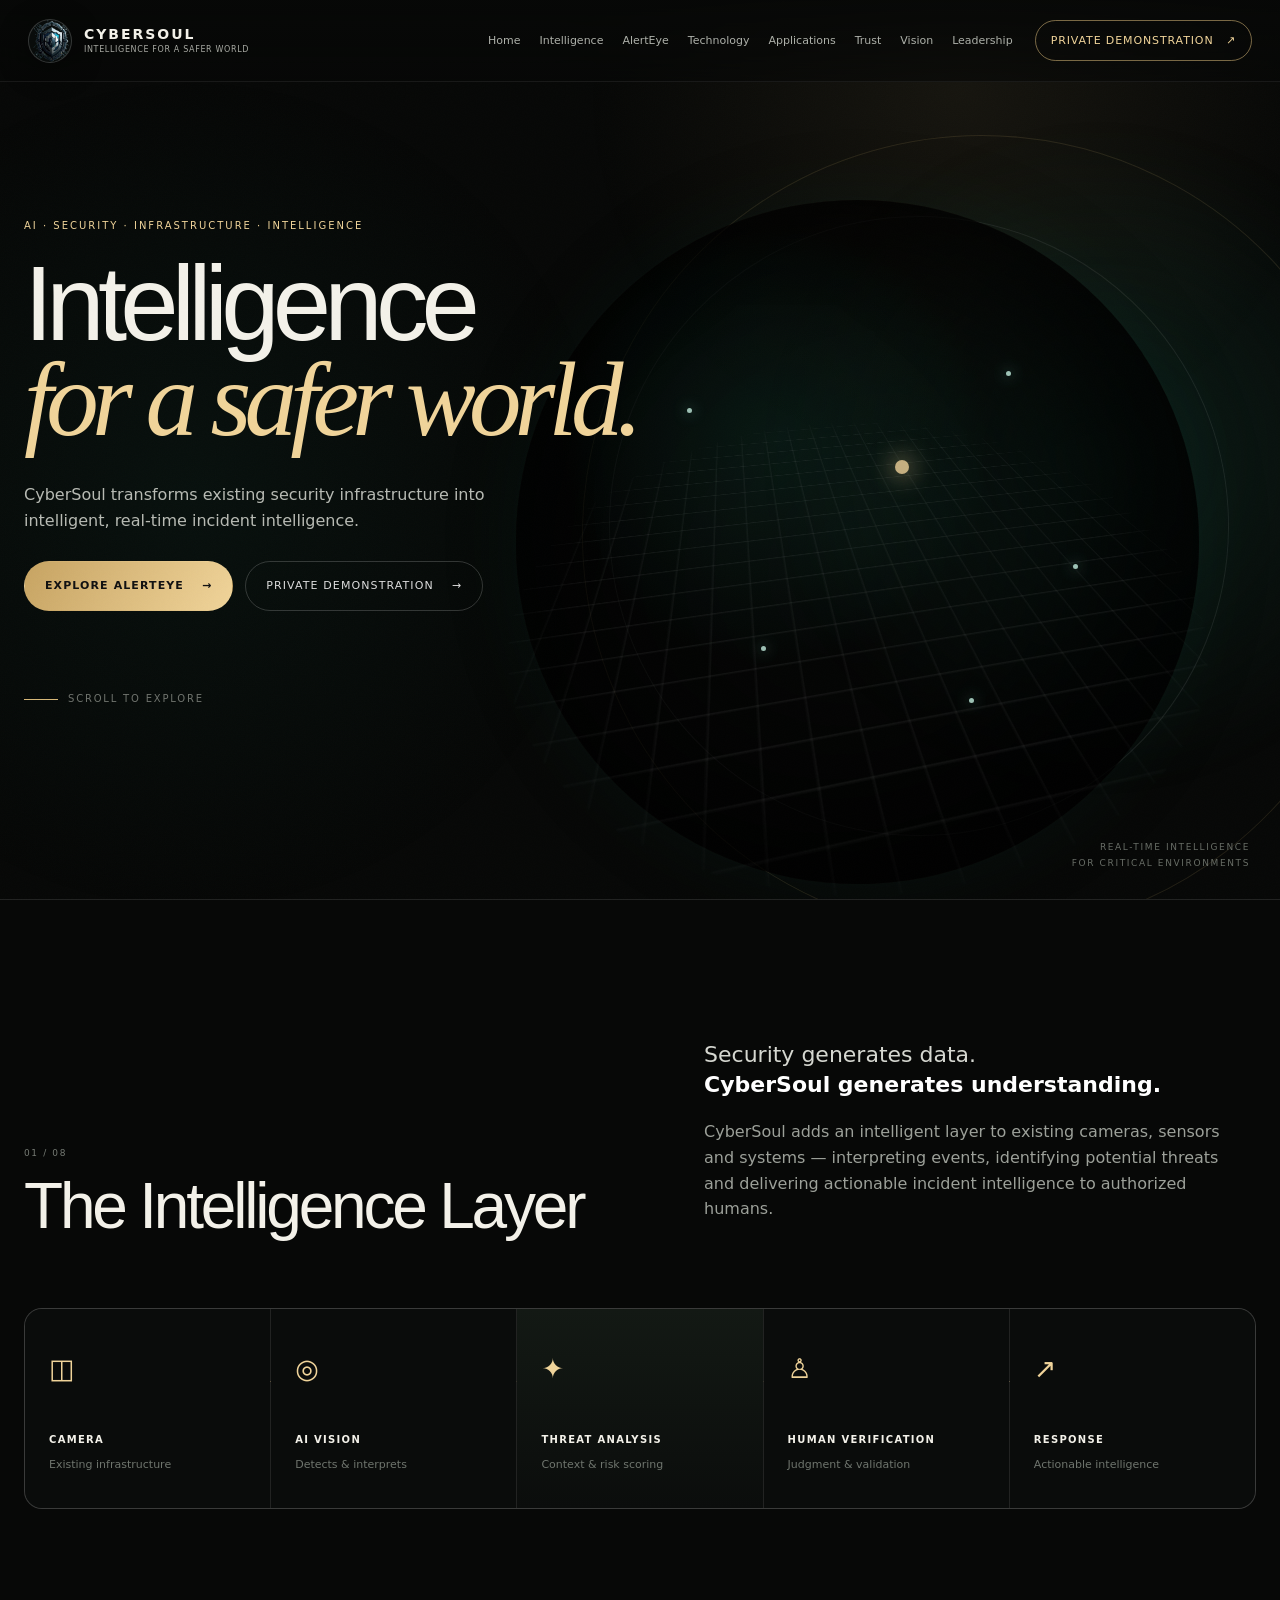
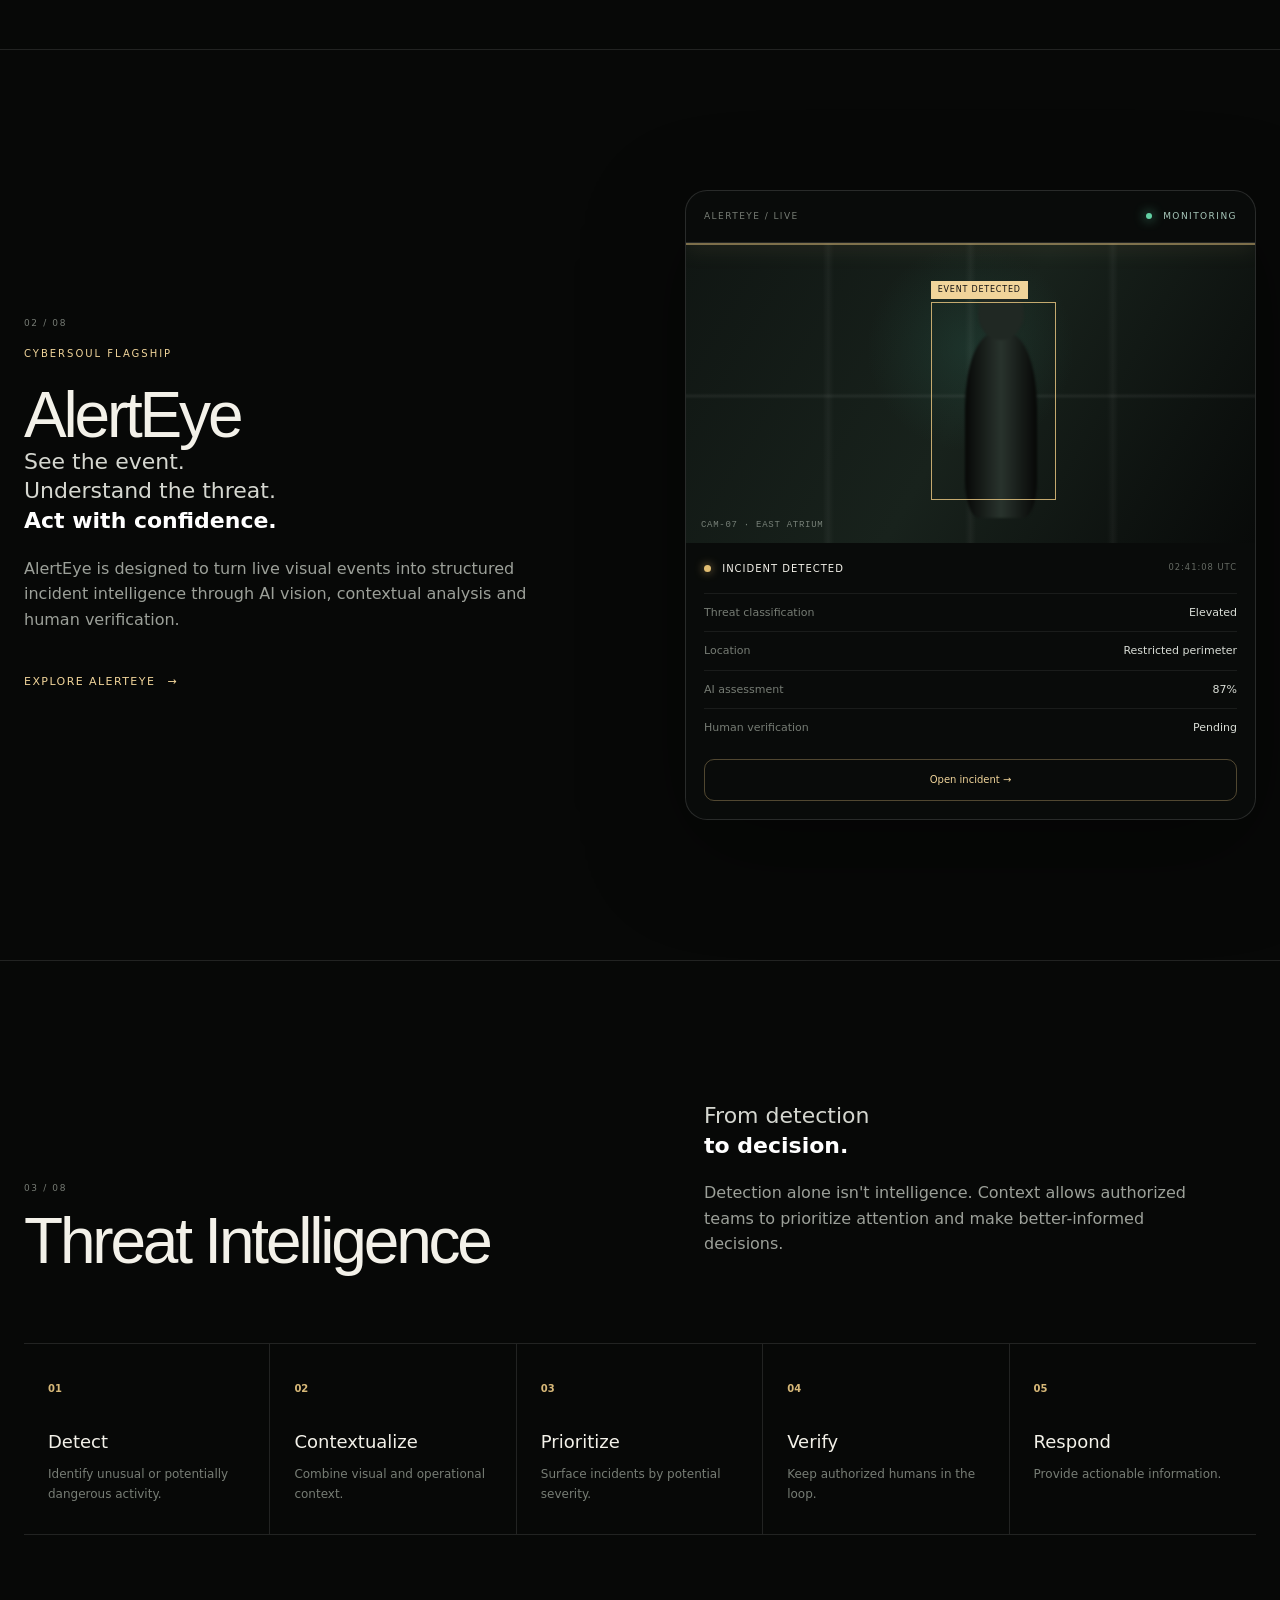
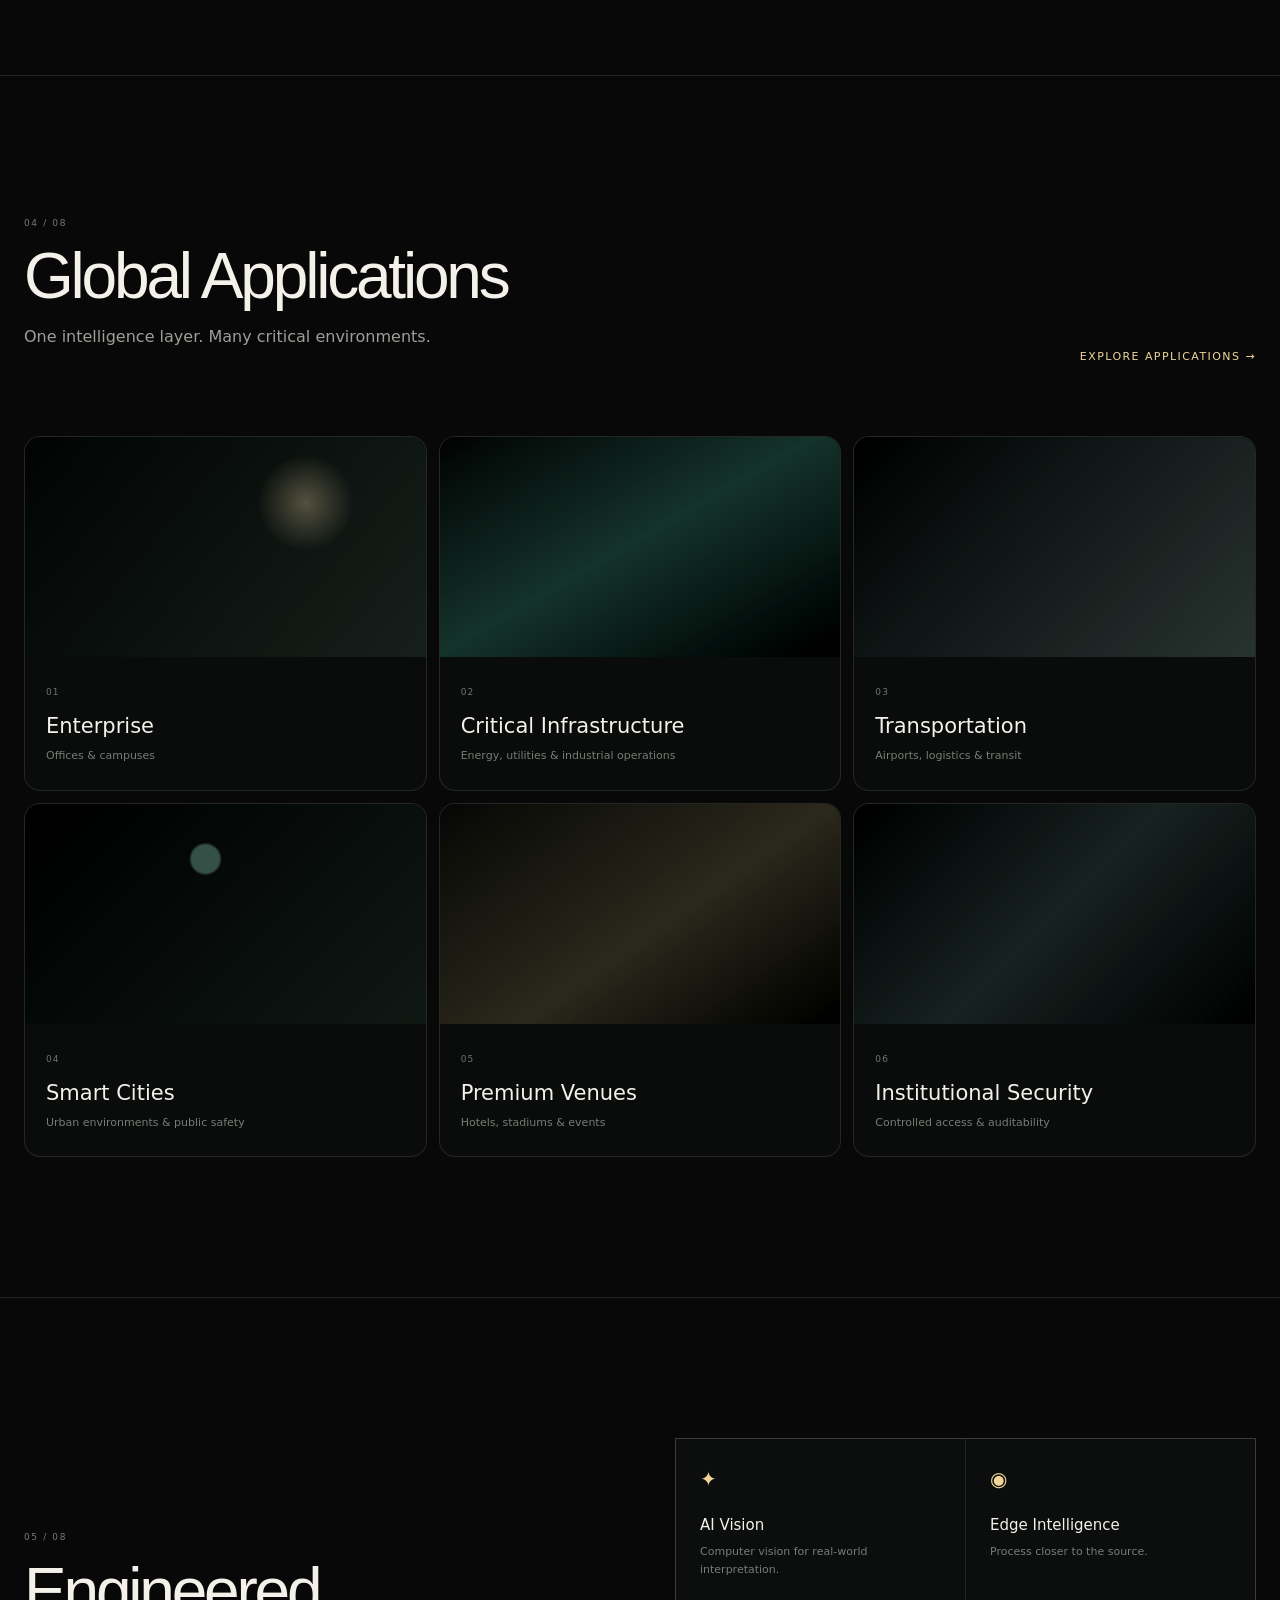
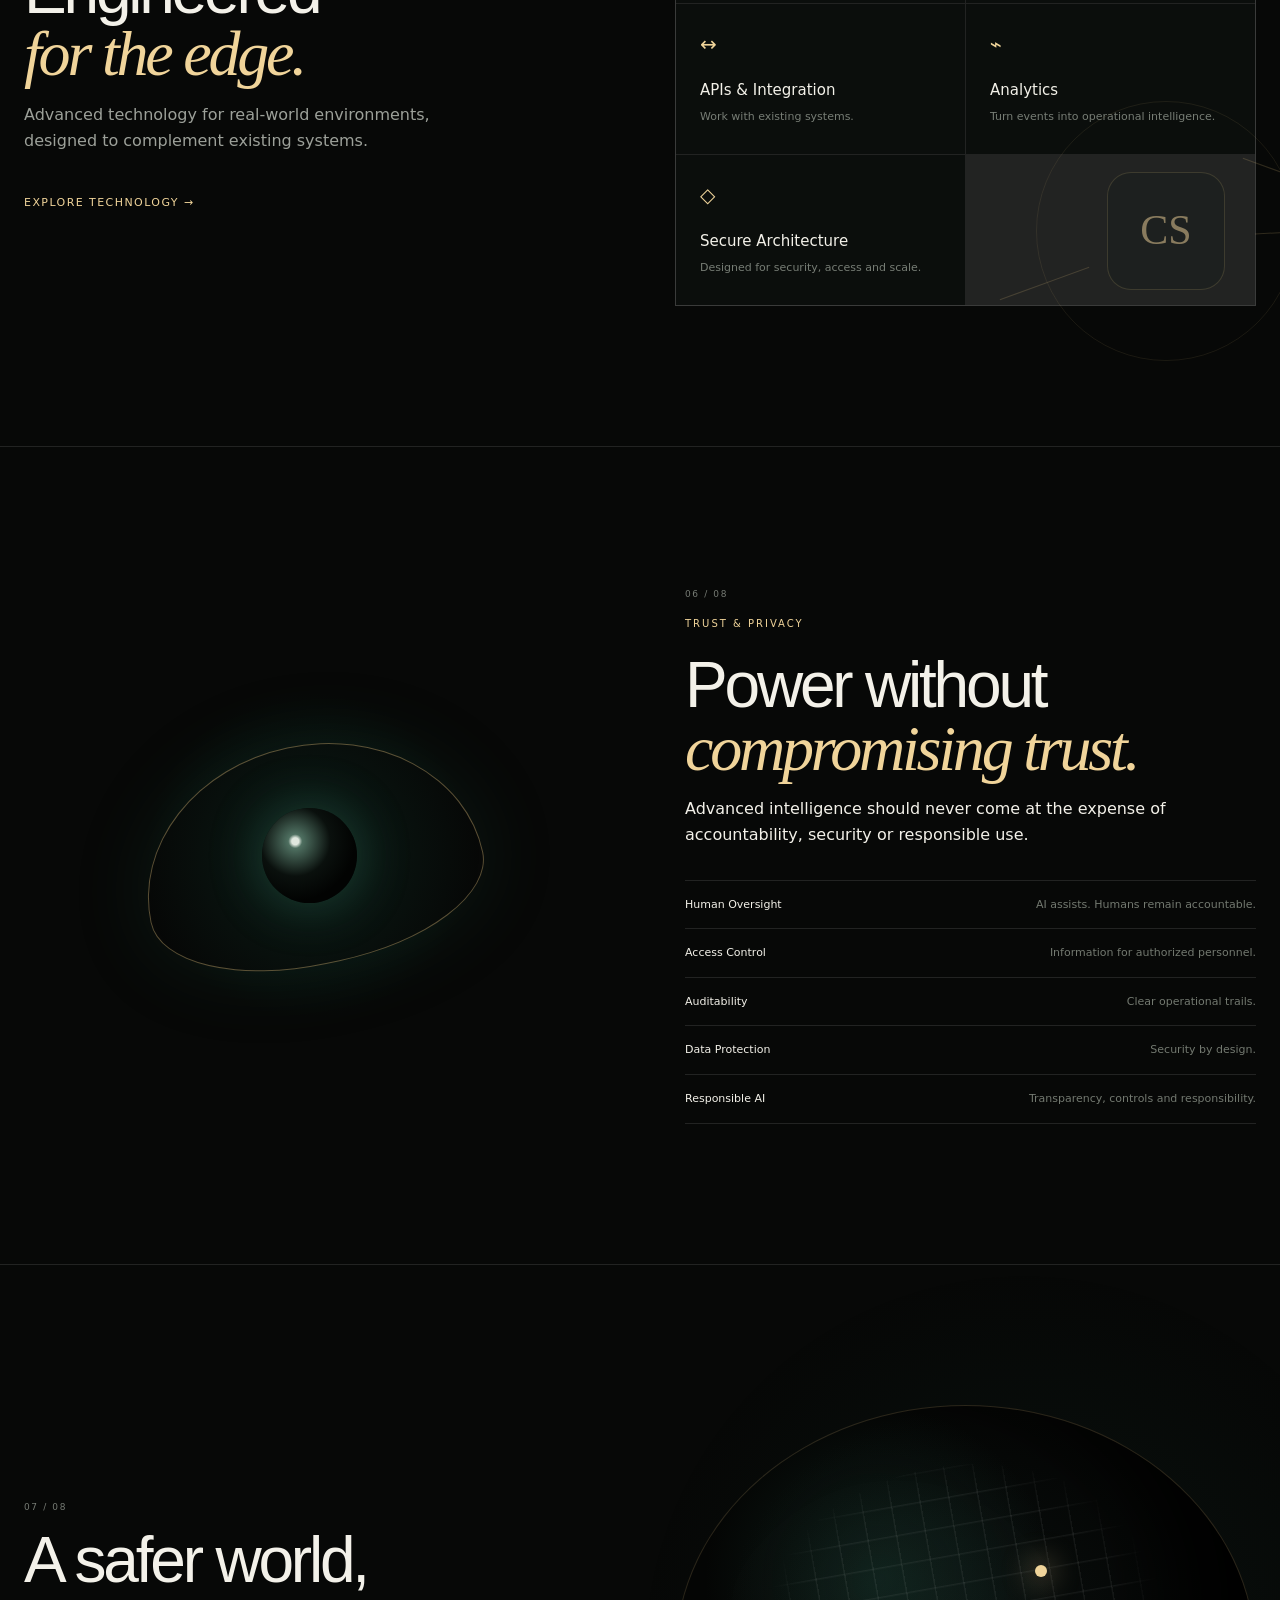
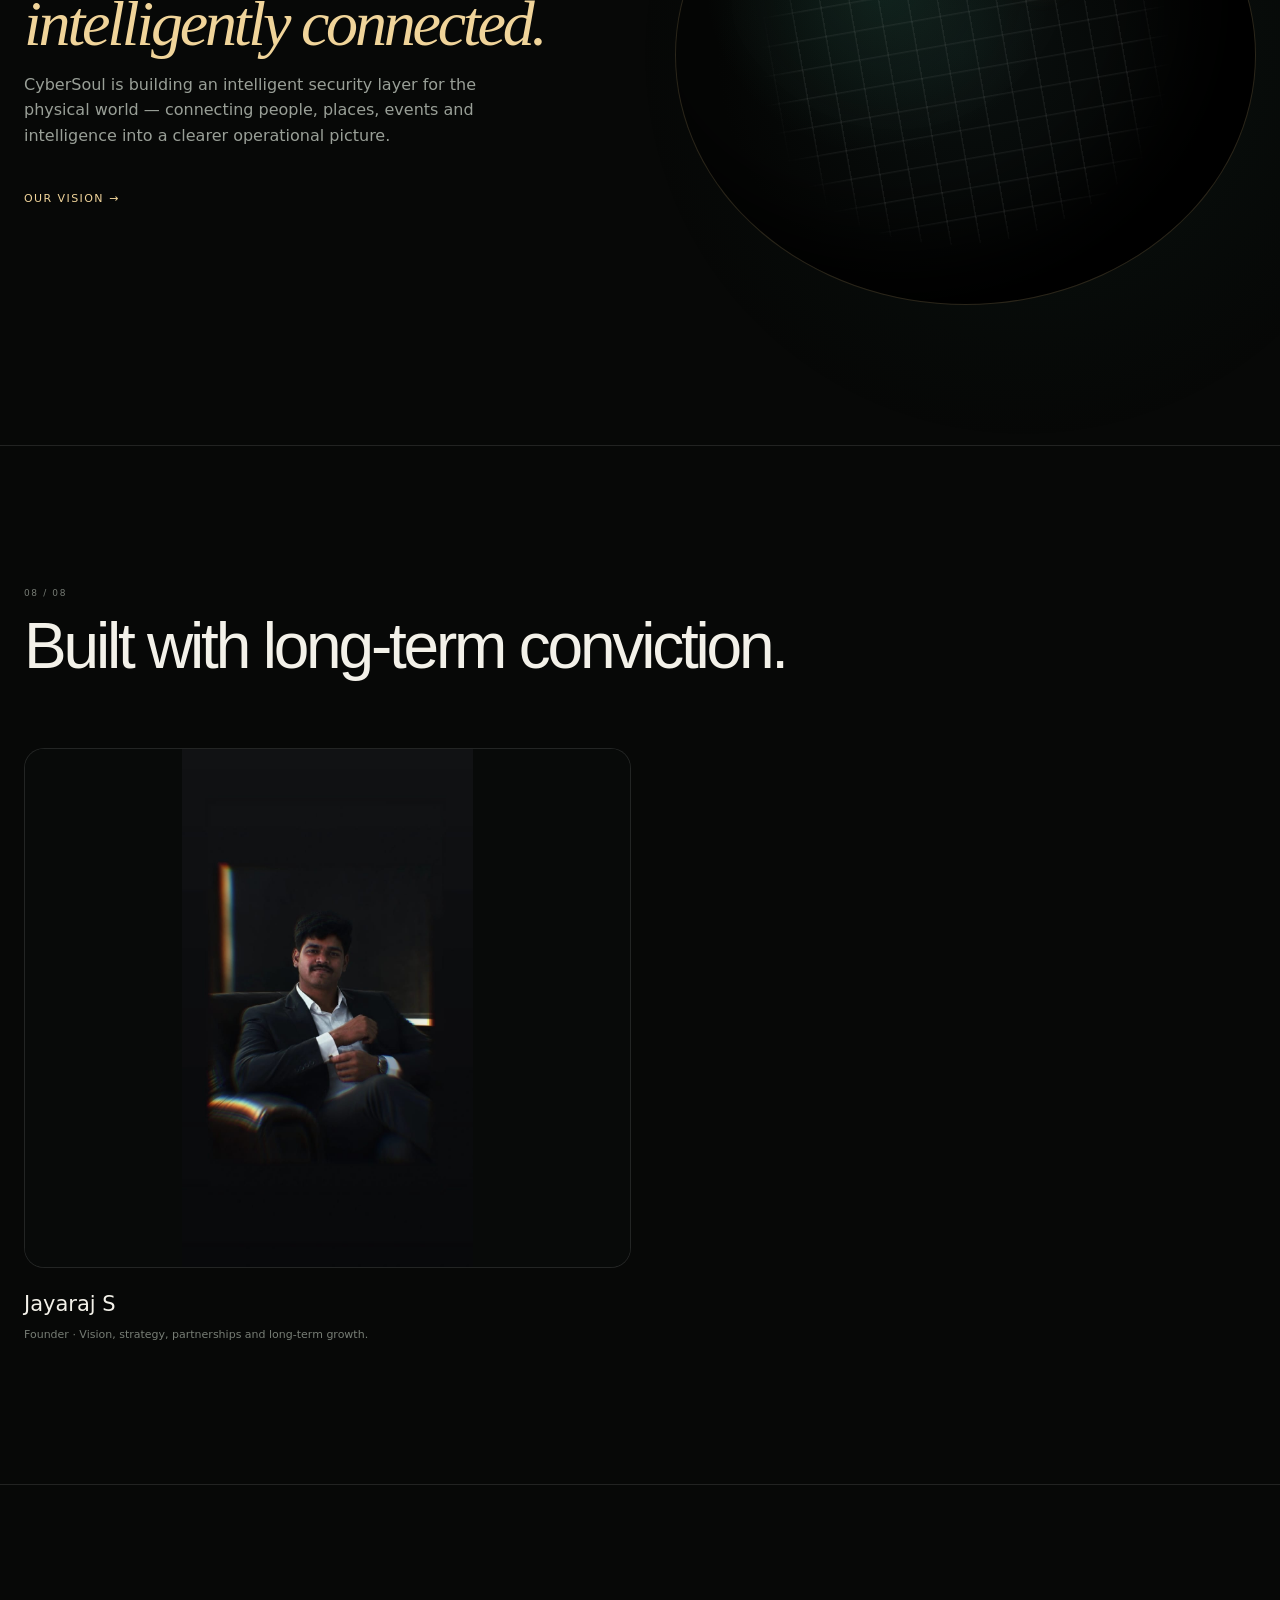
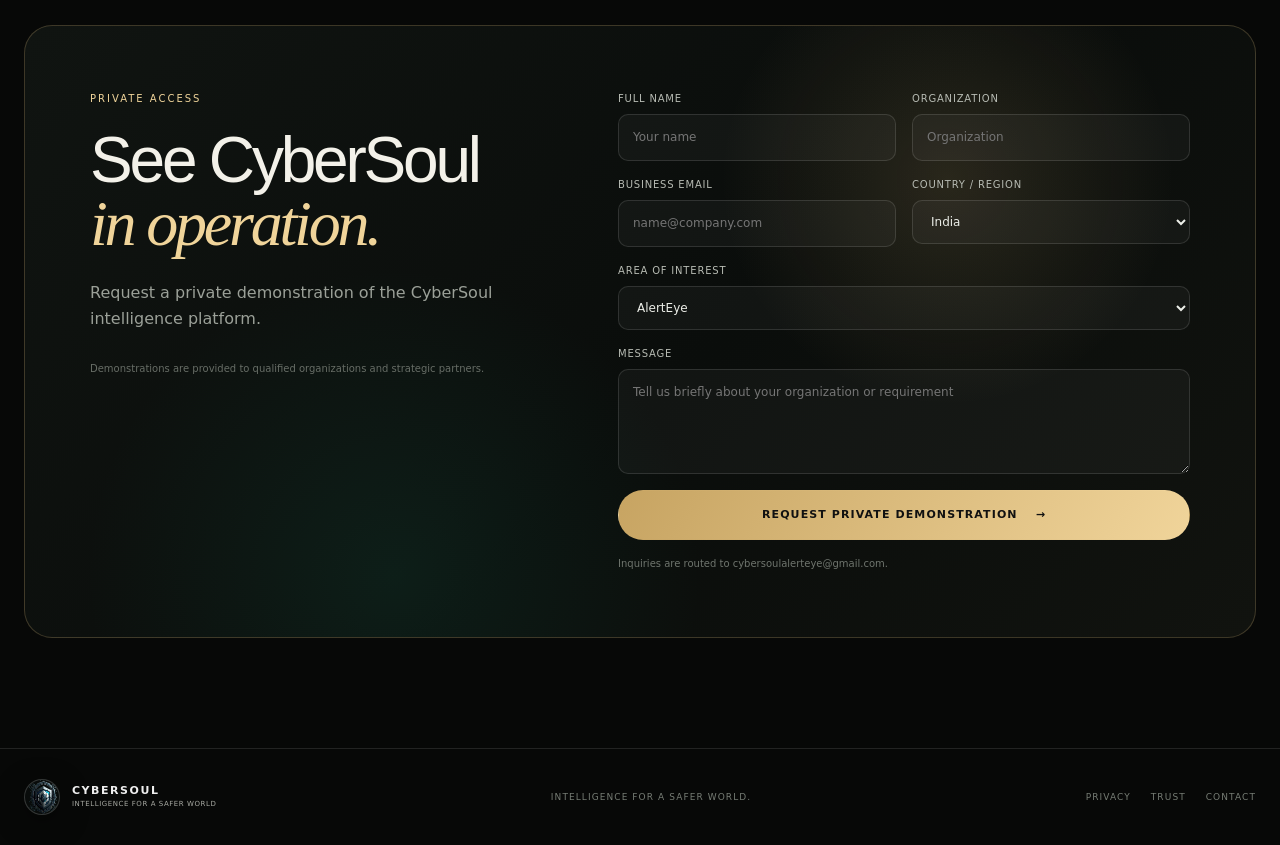
<file: index.html>
<!doctype html>
<html lang="en">
<head>
  <meta charset="UTF-8">

  <meta
    name="viewport"
    content="width=device-width, initial-scale=1.0"
  >

  <title>CyberSoul | Intelligent Security & Threat Intelligence</title>

  <meta
    name="description"
    content="CyberSoul builds intelligent security infrastructure and real-time incident intelligence for enterprises, critical environments, infrastructure and global organizations."
  >

  <meta
    name="keywords"
    content="CyberSoul, AlertEye, AI security, cybersecurity, threat intelligence, intelligent security, security infrastructure, AI surveillance, incident intelligence"
  >

  <meta name="author" content="CyberSoul">

  <!-- IMPORTANT: allow Google to index -->
  <meta name="robots" content="index, follow, max-image-preview:large">

  <!-- Canonical URL -->
  <link
    rel="canonical"
    href="https://cybersoulalerteye.github.io/explore/"
  >

  <!-- CyberSoul browser icon -->
  <link
    rel="icon"
    type="image/png"
    href="https://cybersoulalerteye.github.io/explore/cybersoul-icon.png"
  >

  <link
    rel="apple-touch-icon"
    href="https://cybersoulalerteye.github.io/explore/cybersoul-icon.png"
  >

  <!-- Open Graph -->
  <meta property="og:type" content="website">

  <meta
    property="og:title"
    content="CyberSoul | Intelligence for a Safer World"
  >

  <meta
    property="og:description"
    content="Intelligent security infrastructure and real-time incident intelligence."
  >

  <meta
    property="og:url"
    content="https://cybersoulalerteye.github.io/explore/"
  >

  <meta
    property="og:image"
    content="https://cybersoulalerteye.github.io/explore/cybersoul-icon.png"
  >

  <meta property="og:site_name" content="CyberSoul">

  <!-- Twitter / X -->
  <meta name="twitter:card" content="summary_large_image">

  <meta
    name="twitter:title"
    content="CyberSoul | Intelligence for a Safer World"
  >

  <meta
    name="twitter:description"
    content="AI-powered security and real-time incident intelligence."
  >

  <meta
    name="twitter:image"
    content="https://cybersoulalerteye.github.io/explore/cybersoul-icon.png"
  >

  <link rel="stylesheet" href="styles.css">
</head>
<body>

  <div class="noise" aria-hidden="true"></div>

  <div
    class="progress"
    id="progress"
    aria-hidden="true"
  ></div>


  <!-- ================= HEADER ================= -->

  <header class="site-header" id="header">

    <a
      class="brand"
      href="#top"
      aria-label="CyberSoul home"
    >

      <span class="brand-mark">
        <img
          src="./cybersoul-icon.png?v=4"
          alt="CyberSoul"
        >
      </span>

      <span class="brand-copy">
        <strong>CyberSoul</strong>
        <small>Intelligence for a Safer World</small>
      </span>

    </a>


    <nav
      class="desktop-nav"
      aria-label="Primary navigation"
    >

      <a
        class="active"
        href="#top"
      >
        Home
      </a>

      <a href="#intelligence">
        Intelligence
      </a>

      <a href="#alerteye">
        AlertEye
      </a>

      <a href="#technology">
        Technology
      </a>

      <a href="#applications">
        Applications
      </a>

      <a href="#trust">
        Trust
      </a>

      <a href="#vision">
        Vision
      </a>

      <a href="#leadership">
        Leadership
      </a>

    </nav>


    <a
      class="header-cta"
      href="#demo"
    >
      Private Demonstration
      <span>↗</span>
    </a>


    <button
      class="menu-toggle"
      id="menuToggle"
      aria-label="Open menu"
      aria-expanded="false"
      type="button"
    >
      <i></i>
      <i></i>
    </button>

  </header>


  <!-- ================= MOBILE MENU ================= -->

  <div
    class="mobile-menu"
    id="mobileMenu"
  >

    <a href="#intelligence">
      Intelligence
    </a>

    <a href="#alerteye">
      AlertEye
    </a>

    <a href="#technology">
      Technology
    </a>

    <a href="#applications">
      Applications
    </a>

    <a href="#trust">
      Trust
    </a>

    <a href="#vision">
      Vision
    </a>

    <a href="#leadership">
      Leadership
    </a>

    <a href="#demo">
      Private Demonstration
    </a>

  </div>


  <!-- ================= MAIN ================= -->

  <main id="top">


    <!-- ================= HERO ================= -->

    <section class="hero">

      <div class="hero-glow"></div>

      <div class="orbital orbital-a"></div>

      <div class="orbital orbital-b"></div>


      <div class="world">

        <div class="world-grid"></div>

        <div class="world-light"></div>

        <div class="world-node n1"></div>
        <div class="world-node n2"></div>
        <div class="world-node n3"></div>
        <div class="world-node n4"></div>
        <div class="world-node n5"></div>

      </div>


      <div class="container hero-content reveal">

        <p class="eyebrow">
          AI · SECURITY · INFRASTRUCTURE · INTELLIGENCE
        </p>

        <h1>
          Intelligence
          <br>
          <em>for a safer world.</em>
        </h1>

        <p class="hero-copy">
          CyberSoul transforms existing security infrastructure
          into intelligent, real-time incident intelligence.
        </p>


        <div class="hero-actions">

          <a
            class="button button-gold"
            href="#alerteye"
          >
            Explore AlertEye
            <span>→</span>
          </a>

          <a
            class="button button-outline"
            href="#demo"
          >
            Private Demonstration
            <span>→</span>
          </a>

        </div>


        <div class="scroll-cue">

          <span></span>

          Scroll to explore

        </div>

      </div>


      <div class="hero-caption">

        REAL-TIME INTELLIGENCE
        <br>
        FOR CRITICAL ENVIRONMENTS

      </div>

    </section>



    <!-- ================= INTELLIGENCE ================= -->

    <section
      class="section intelligence"
      id="intelligence"
    >

      <div class="container">

        <div class="section-head reveal">

          <div>

            <p class="section-index">
              01 / 08
            </p>

            <h2>
              The Intelligence Layer
            </h2>

          </div>


          <div>

            <p class="lead">
              Security generates data.
              <br>
              <strong>
                CyberSoul generates understanding.
              </strong>
            </p>

            <p>
              CyberSoul adds an intelligent layer to existing
              cameras, sensors and systems — interpreting events,
              identifying potential threats and delivering
              actionable incident intelligence to authorized humans.
            </p>

          </div>

        </div>


        <div class="pipeline reveal">

          <div class="pipeline-line"></div>


          <article>

            <span class="icon">◫</span>

            <b>CAMERA</b>

            <small>
              Existing infrastructure
            </small>

          </article>


          <article>

            <span class="icon">◎</span>

            <b>AI VISION</b>

            <small>
              Detects & interprets
            </small>

          </article>


          <article class="featured">

            <span class="icon">✦</span>

            <b>THREAT ANALYSIS</b>

            <small>
              Context & risk scoring
            </small>

          </article>


          <article>

            <span class="icon">♙</span>

            <b>HUMAN VERIFICATION</b>

            <small>
              Judgment & validation
            </small>

          </article>


          <article>

            <span class="icon">↗</span>

            <b>RESPONSE</b>

            <small>
              Actionable intelligence
            </small>

          </article>

        </div>

      </div>

    </section>



    <!-- ================= ALERTEYE ================= -->

    <section
      class="section alerteye"
      id="alerteye"
    >

      <div class="container split reveal">


        <div class="copy">

          <p class="section-index">
            02 / 08
          </p>

          <p class="eyebrow">
            CYBERSOUL FLAGSHIP
          </p>

          <h2>
            AlertEye
          </h2>

          <p class="lead">

            See the event.
            <br>

            Understand the threat.
            <br>

            <strong>
              Act with confidence.
            </strong>

          </p>

          <p>
            AlertEye is designed to turn live visual events
            into structured incident intelligence through AI
            vision, contextual analysis and human verification.
          </p>

          <a
            class="text-link"
            href="#demo"
          >
            Explore AlertEye
            <span>→</span>
          </a>

        </div>


        <div class="console">

          <div class="console-top">

            <span>
              ALERTEYE / LIVE
            </span>

            <span class="live">
              <i></i>
              MONITORING
            </span>

          </div>


          <div class="camera-feed">

            <div class="feed-scan"></div>

            <div class="person"></div>

            <div class="bbox">
              <span>
                EVENT DETECTED
              </span>
            </div>

            <div class="feed-label">
              CAM-07 · EAST ATRIUM
            </div>

          </div>


          <div class="incident-card">

            <div class="incident-title">

              <span class="status-dot"></span>

              INCIDENT DETECTED

              <small>
                02:41:08 UTC
              </small>

            </div>


            <div class="incident-row">

              <span>
                Threat classification
              </span>

              <b>
                Elevated
              </b>

            </div>


            <div class="incident-row">

              <span>
                Location
              </span>

              <b>
                Restricted perimeter
              </b>

            </div>


            <div class="incident-row">

              <span>
                AI assessment
              </span>

              <b>
                87%
              </b>

            </div>


            <div class="incident-row">

              <span>
                Human verification
              </span>

              <b>
                Pending
              </b>

            </div>


            <button
              class="console-button"
              id="demoIncident"
              type="button"
            >
              Open incident →
            </button>

          </div>

        </div>

      </div>

    </section>



    <!-- ================= THREAT INTELLIGENCE ================= -->

    <section class="section threat">

      <div class="container">

        <div class="section-head reveal">

          <div>

            <p class="section-index">
              03 / 08
            </p>

            <h2>
              Threat Intelligence
            </h2>

          </div>


          <div>

            <p class="lead">

              From detection
              <br>

              <strong>
                to decision.
              </strong>

            </p>

            <p>
              Detection alone isn't intelligence.
              Context allows authorized teams to prioritize
              attention and make better-informed decisions.
            </p>

          </div>

        </div>


        <div class="steps reveal">


          <div>

            <b>01</b>

            <h3>
              Detect
            </h3>

            <p>
              Identify unusual or potentially dangerous activity.
            </p>

          </div>


          <div>

            <b>02</b>

            <h3>
              Contextualize
            </h3>

            <p>
              Combine visual and operational context.
            </p>

          </div>


          <div>

            <b>03</b>

            <h3>
              Prioritize
            </h3>

            <p>
              Surface incidents by potential severity.
            </p>

          </div>


          <div>

            <b>04</b>

            <h3>
              Verify
            </h3>

            <p>
              Keep authorized humans in the loop.
            </p>

          </div>


          <div>

            <b>05</b>

            <h3>
              Respond
            </h3>

            <p>
              Provide actionable information.
            </p>

          </div>


        </div>

      </div>

    </section>



    <!-- ================= APPLICATIONS ================= -->

    <section
      class="section applications"
      id="applications"
    >

      <div class="container">


        <div class="section-title-row reveal">

          <div>

            <p class="section-index">
              04 / 08
            </p>

            <h2>
              Global Applications
            </h2>

            <p>
              One intelligence layer.
              Many critical environments.
            </p>

          </div>


          <a
            class="text-link"
            href="#demo"
          >
            Explore applications →
          </a>

        </div>


        <div class="application-grid reveal">


          <article class="app-card">

            <div class="app-image app-1"></div>

            <div>

              <span>01</span>

              <h3>
                Enterprise
              </h3>

              <p>
                Offices & campuses
              </p>

            </div>

          </article>


          <article class="app-card">

            <div class="app-image app-2"></div>

            <div>

              <span>02</span>

              <h3>
                Critical Infrastructure
              </h3>

              <p>
                Energy, utilities & industrial operations
              </p>

            </div>

          </article>


          <article class="app-card">

            <div class="app-image app-3"></div>

            <div>

              <span>03</span>

              <h3>
                Transportation
              </h3>

              <p>
                Airports, logistics & transit
              </p>

            </div>

          </article>


          <article class="app-card">

            <div class="app-image app-4"></div>

            <div>

              <span>04</span>

              <h3>
                Smart Cities
              </h3>

              <p>
                Urban environments & public safety
              </p>

            </div>

          </article>


          <article class="app-card">

            <div class="app-image app-5"></div>

            <div>

              <span>05</span>

              <h3>
                Premium Venues
              </h3>

              <p>
                Hotels, stadiums & events
              </p>

            </div>

          </article>


          <article class="app-card">

            <div class="app-image app-6"></div>

            <div>

              <span>06</span>

              <h3>
                Institutional Security
              </h3>

              <p>
                Controlled access & auditability
              </p>

            </div>

          </article>


        </div>

      </div>

    </section>



    <!-- ================= TECHNOLOGY ================= -->

    <section
      class="section technology"
      id="technology"
    >

      <div class="container tech-wrap reveal">


        <div class="tech-copy">

          <p class="section-index">
            05 / 08
          </p>

          <h2>

            Engineered
            <br>

            <em>
              for the edge.
            </em>

          </h2>

          <p>
            Advanced technology for real-world environments,
            designed to complement existing systems.
          </p>

          <a
            class="text-link"
            href="#demo"
          >
            Explore technology →
          </a>

        </div>


        <div class="tech-grid">


          <div>

            <span>✦</span>

            <h3>
              AI Vision
            </h3>

            <p>
              Computer vision for real-world interpretation.
            </p>

          </div>


          <div>

            <span>◉</span>

            <h3>
              Edge Intelligence
            </h3>

            <p>
              Process closer to the source.
            </p>

          </div>


          <div>

            <span>↔</span>

            <h3>
              APIs & Integration
            </h3>

            <p>
              Work with existing systems.
            </p>

          </div>


          <div>

            <span>⌁</span>

            <h3>
              Analytics
            </h3>

            <p>
              Turn events into operational intelligence.
            </p>

          </div>


          <div>

            <span>◇</span>

            <h3>
              Secure Architecture
            </h3>

            <p>
              Designed for security, access and scale.
            </p>

          </div>


        </div>


        <div class="chip-art">

          <div class="chip-logo">
            CS
          </div>

          <div class="chip-trace t1"></div>
          <div class="chip-trace t2"></div>
          <div class="chip-trace t3"></div>

        </div>

      </div>

    </section>



    <!-- ================= TRUST ================= -->

    <section
      class="section trust"
      id="trust"
    >

      <div class="container split trust-split reveal">


        <div class="eye-art">

          <div class="eye-ring"></div>

          <div class="eye-core"></div>

        </div>


        <div>

          <p class="section-index">
            06 / 08
          </p>

          <p class="eyebrow">
            TRUST & PRIVACY
          </p>

          <h2>

            Power without
            <br>

            <em>
              compromising trust.
            </em>

          </h2>

          <p>
            Advanced intelligence should never come at
            the expense of accountability, security or
            responsible use.
          </p>


          <div class="trust-list">


            <div>

              <b>
                Human Oversight
              </b>

              <span>
                AI assists. Humans remain accountable.
              </span>

            </div>


            <div>

              <b>
                Access Control
              </b>

              <span>
                Information for authorized personnel.
              </span>

            </div>


            <div>

              <b>
                Auditability
              </b>

              <span>
                Clear operational trails.
              </span>

            </div>


            <div>

              <b>
                Data Protection
              </b>

              <span>
                Security by design.
              </span>

            </div>


            <div>

              <b>
                Responsible AI
              </b>

              <span>
                Transparency, controls and responsibility.
              </span>

            </div>


          </div>

        </div>

      </div>

    </section>



    <!-- ================= VISION ================= -->

    <section
      class="section vision"
      id="vision"
    >

      <div class="container vision-grid reveal">


        <div>

          <p class="section-index">
            07 / 08
          </p>

          <h2>

            A safer world,
            <br>

            <em>
              intelligently connected.
            </em>

          </h2>

          <p>
            CyberSoul is building an intelligent security
            layer for the physical world — connecting
            people, places, events and intelligence into
            a clearer operational picture.
          </p>

          <a
            class="text-link"
            href="#demo"
          >
            Our vision →
          </a>

        </div>


        <div class="globe-mini">

          <div class="mini-grid"></div>

          <div class="mini-node"></div>

        </div>


      </div>

    </section>



    <!-- ================= LEADERSHIP ================= -->

    <section
      class="section leadership"
      id="leadership"
    >

      <div class="container">


        <div class="section-title-row reveal">

          <div>

            <p class="section-index">
              08 / 08
            </p>

            <h2>
              Built with long-term conviction.
            </h2>

          </div>

        </div>


        <div class="leaders reveal">


          <!-- Founder 1 -->

          <article class="leader">

            <div class="portrait portrait-photo">

              <img
                src="./founder-1.jpeg"
                alt="CyberSoul Founder"
                loading="lazy"
              >

            </div>

            <h3>
              Jayaraj S
            </h3>

            <p>
              Founder · Vision, strategy, partnerships
              and long-term growth.
            </p>

          </article>

      </div>

    </section>



    <!-- ================= PRIVATE DEMO ================= -->

    <section
      class="section demo"
      id="demo"
    >

      <div class="container demo-card reveal">


        <div class="demo-backdrop"></div>


        <div class="demo-copy">

          <p class="eyebrow">
            PRIVATE ACCESS
          </p>

          <h2>

            See CyberSoul
            <br>

            <em>
              in operation.
            </em>

          </h2>

          <p>
            Request a private demonstration of the
            CyberSoul intelligence platform.
          </p>

          <small>
            Demonstrations are provided to qualified
            organizations and strategic partners.
          </small>

        </div>


        <!-- CONTACT FORM -->
<form
  id="demoForm"
  class="demo-form"
  action="https://formsubmit.co/cybersoulalerteye@gmail.com"
  method="POST"
>

  <input
    type="hidden"
    name="_subject"
    value="CyberSoul — Private Demonstration Request"
  >

  <input
    type="hidden"
    name="_template"
    value="table"
  >

  <!-- Automatic email to the person who submitted the enquiry -->
  <input
    type="hidden"
    name="_autoresponse"
    value="Thank you for contacting CyberSoul.

We have received your private demonstration enquiry.

Our team will review your request and contact you shortly.

Thank you for your interest in CyberSoul.

CyberSoul
Intelligence for a Safer World"
  >

  <input
    type="hidden"
    name="_captcha"
    value="true"
  >

  <input
    type="hidden"
    name="_next"
    value="https://cybersoulalerteye.github.io/explore/?submitted=1#demo"
  >

  <input
    type="text"
    name="_honey"
    class="honeypot"
    tabindex="-1"
    autocomplete="off"
    aria-hidden="true"
  >

  <label>
    Full name
    <input
      required
      name="name"
      autocomplete="name"
      placeholder="Your name"
    >
  </label>

  <label>
    Organization
    <input
      required
      name="organization"
      placeholder="Organization"
    >
  </label>

  <label>
    Business email
    <input
      required
      type="email"
      name="email"
      autocomplete="email"
      placeholder="name@company.com"
    >
  </label>

  <label>
    Country / Region
    <select name="region">
      <option>India</option>
      <option>United States</option>
      <option>United Kingdom</option>
      <option>Europe</option>
      <option>Middle East</option>
      <option>Asia Pacific</option>
      <option>Other</option>
    </select>
  </label>

  <label class="full">
    Area of interest
    <select name="interest">
      <option>AlertEye</option>
      <option>Enterprise Security</option>
      <option>Critical Infrastructure</option>
      <option>Strategic Partnership</option>
      <option>Investment / Institutional Inquiry</option>
    </select>
  </label>

  <label class="full">
    Message
    <textarea
      name="message"
      rows="4"
      placeholder="Tell us briefly about your organization or requirement"
    ></textarea>
  </label>

  <button
    class="button button-gold full"
    type="submit"
  >
    Request Private Demonstration
    <span>→</span>
  </button>

  <p class="form-note" id="formNote">
    Inquiries are routed to cybersoulalerteye@gmail.com.
  </p>

</form>

      </div>

    </section>

  </main>



  <!-- ================= FOOTER ================= -->

  <footer class="footer">

    <div class="container footer-inner">


      <a
        class="brand"
        href="#top"
      >

        <span class="brand-mark">

          <img
            src="./cybersoul-icon.png?v=4"
            alt="CyberSoul"
          >

        </span>


        <span class="brand-copy">

          <strong>
            CyberSoul
          </strong>

          <small>
            Intelligence for a Safer World
          </small>

        </span>

      </a>


      <span>
        INTELLIGENCE FOR A SAFER WORLD.
      </span>


      <div>

        <a href="#trust">
          Privacy
        </a>

        <a href="#trust">
          Trust
        </a>

        <a href="#demo">
          Contact
        </a>

      </div>

    </div>

  </footer>



  <!-- ================= INCIDENT MODAL ================= -->

  <div
    class="modal"
    id="incidentModal"
    aria-hidden="true"
  >

    <div class="modal-box">

      <button
        class="modal-close"
        id="modalClose"
        aria-label="Close"
        type="button"
      >
        ×
      </button>


      <p class="eyebrow">
        ALERTEYE / DEMONSTRATION
      </p>

      <h2>
        Incident intelligence
      </h2>

      <p>
        This showcase simulates an incident workflow.
        Replace the demo data with your authorized camera,
        event and response integrations before production
        deployment.
      </p>


      <div class="modal-data">

        <span>
          EVENT
        </span>

        <b>
          Potential perimeter anomaly
        </b>


        <span>
          STATUS
        </span>

        <b>
          Human verification required
        </b>


        <span>
          PRIORITY
        </span>

        <b>
          Elevated
        </b>

      </div>


      <button
        class="button button-gold"
        id="modalOk"
        type="button"
      >

        Return to platform

        <span>
          →
        </span>

      </button>

    </div>

  </div>


  <div
    class="toast"
    id="toast"
    role="status"
    aria-live="polite"
  ></div>


  <script src="./script.js"></script>

</body>
</html>
</file>
<file: styles.css>
:root {
  --bg: #070807;
  --panel: #0d100e;
  --panel2: #111512;

  --text: #f3f1e9;
  --muted: #a8aaa3;

  --line: rgba(255,255,255,.11);

  --gold: #d7b878;
  --gold2: #f0d49a;

  --emerald: #173b32;

  --max: 1240px;

  --radius: 24px;
}


* {
  box-sizing: border-box;
}


html {
  scroll-behavior: smooth;
}


body {
  margin: 0;

  background: var(--bg);

  color: var(--text);

  font-family:
    "DM Sans",
    system-ui,
    sans-serif;

  line-height: 1.6;

  overflow-x: hidden;
}


body::before {
  content: "";

  position: fixed;

  inset: 0;

  pointer-events: none;

  background:
    radial-gradient(
      circle at 75% 10%,
      rgba(215,184,120,.08),
      transparent 30%
    ),
    radial-gradient(
      circle at 15% 55%,
      rgba(20,82,67,.12),
      transparent 35%
    );

  z-index: -2;
}


a {
  color: inherit;

  text-decoration: none;
}


button,
input,
textarea,
select {
  font-family: inherit;
}


.container {
  width: min(
    calc(100% - 48px),
    var(--max)
  );

  margin: auto;
}


/* ================= NOISE ================= */

.noise {
  position: fixed;

  inset: 0;

  opacity: .035;

  pointer-events: none;

  z-index: 50;

  background-image:
    url("data:image/svg+xml,%3Csvg xmlns='http://www.w3.org/2000/svg' width='160' height='160'%3E%3Cfilter id='n'%3E%3CfeTurbulence type='fractalNoise' baseFrequency='.9' numOctaves='4' stitchTiles='stitch'/%3E%3C/filter%3E%3Crect width='100%25' height='100%25' filter='url(%23n)' opacity='.45'/%3E%3C/svg%3E");
}


/* ================= PROGRESS ================= */

.progress {
  position: fixed;

  top: 0;
  left: 0;

  width: 0;

  height: 2px;

  background: var(--gold2);

  z-index: 1000;

  box-shadow:
    0 0 16px
    rgba(240,212,154,.55);
}


/* ================= HEADER ================= */

.site-header {
  position: fixed;

  top: 0;
  left: 0;
  right: 0;

  height: 82px;

  z-index: 100;

  background:
    linear-gradient(
      180deg,
      rgba(7,8,7,.94),
      rgba(7,8,7,.62)
    );

  backdrop-filter: blur(18px);

  border-bottom:
    1px solid rgba(255,255,255,.07);

  display: flex;

  align-items: center;

  padding: 0 28px;

  gap: 22px;
}


.site-header.scrolled {
  background: rgba(7,8,7,.94);
}


.brand {
  display: flex;

  align-items: center;

  gap: 12px;

  min-width: max-content;
}


.brand-mark {
  width: 44px;
  height: 44px;

  border-radius: 50%;

  display: grid;

  place-items: center;

  overflow: hidden;

  border:
    1px solid rgba(255,255,255,.18);

  background: #090c0b;

  box-shadow:
    0 8px 30px rgba(0,0,0,.4);
}


.brand-mark img {
  width: 100%;
  height: 100%;

  object-fit: cover;

  display: block;
}


.brand-copy {
  display: flex;

  flex-direction: column;

  line-height: 1;
}


.brand-copy strong {
  text-transform: uppercase;

  letter-spacing: .14em;

  font-size: 14px;
}


.brand-copy small {
  text-transform: uppercase;

  letter-spacing: .08em;

  font-size: 8px;

  color: var(--muted);

  margin-top: 5px;
}


.desktop-nav {
  display: flex;

  align-items: center;

  gap: 19px;

  margin-left: auto;
}


.desktop-nav a {
  font-size: 11px;

  color: #aeb1aa;

  transition: .25s ease;
}


.desktop-nav a:hover,
.desktop-nav a.active {
  color: var(--text);
}


.header-cta {
  font-size: 11px;

  text-transform: uppercase;

  letter-spacing: .08em;

  padding: 11px 15px;

  border:
    1px solid rgba(215,184,120,.55);

  color: var(--gold2);

  border-radius: 999px;

  white-space: nowrap;

  transition: .25s ease;
}


.header-cta:hover {
  background: rgba(215,184,120,.08);

  border-color: var(--gold2);
}


.header-cta span {
  margin-left: 8px;
}


.menu-toggle {
  display: none;

  background: transparent;

  border: 0;

  color: white;

  width: 42px;

  height: 42px;

  cursor: pointer;
}


.menu-toggle i {
  display: block;

  width: 22px;

  height: 1px;

  background: #fff;

  margin: 6px auto;
}


.mobile-menu {
  display: none;
}


/* ================= HERO ================= */

.hero {
  min-height: 100svh;

  position: relative;

  display: grid;

  align-items: center;

  overflow: hidden;

  padding-top: 80px;

  border-bottom:
    1px solid var(--line);
}


.hero-glow {
  position: absolute;

  width: 700px;
  height: 700px;

  border-radius: 50%;

  right: -170px;
  top: 12%;

  background:
    radial-gradient(
      circle,
      rgba(32,119,94,.20),
      transparent 66%
    );

  filter: blur(18px);
}


.orbital {
  position: absolute;

  border:
    1px solid rgba(215,184,120,.13);

  border-radius: 50%;

  right: -8%;
  top: 15%;

  width: 800px;
  height: 800px;

  transform: rotate(-16deg);
}


.orbital-b {
  width: 620px;
  height: 620px;

  right: 4%;
  top: 24%;

  border-color:
    rgba(255,255,255,.08);

  transform: rotate(22deg);
}


.world {
  position: absolute;

  right: 4%;
  top: 19%;

  width: min(58vw,760px);
  height: min(58vw,760px);

  border-radius: 50%;

  opacity: .82;
}


.world::before {
  content: "";

  position: absolute;

  inset: 4%;

  border-radius: 50%;

  background:
    radial-gradient(
      circle at 38% 35%,
      rgba(35,114,92,.22),
      transparent 38%
    ),
    radial-gradient(
      circle,
      rgba(0,0,0,.05),
      rgba(0,0,0,.9) 70%
    );

  box-shadow:
    inset -70px -40px 120px rgba(0,0,0,.9),
    0 0 100px rgba(17,93,72,.12);
}


.world-grid {
  position: absolute;

  inset: 9%;

  border-radius: 50%;

  background:
    repeating-linear-gradient(
      0deg,
      transparent 0 31px,
      rgba(255,255,255,.07) 32px 33px
    ),
    repeating-linear-gradient(
      90deg,
      transparent 0 31px,
      rgba(255,255,255,.05) 32px 33px
    );

  transform:
    perspective(500px)
    rotateX(54deg)
    rotateZ(-12deg);

  mask-image:
    radial-gradient(
      circle,
      black 0 58%,
      transparent 76%
    );
}


.world-light {
  position: absolute;

  width: 14px;
  height: 14px;

  border-radius: 50%;

  background: var(--gold2);

  box-shadow:
    0 0 22px 6px
    rgba(240,212,154,.38);

  top: 39%;
  left: 55%;
}


.world-node {
  position: absolute;

  width: 5px;
  height: 5px;

  border-radius: 50%;

  background: #bfe9db;

  box-shadow:
    0 0 14px #75c7ad;
}


.n1 {
  top: 32%;
  left: 27%;
}


.n2 {
  top: 64%;
  left: 37%;
}


.n3 {
  top: 27%;
  left: 70%;
}


.n4 {
  top: 71%;
  left: 65%;
}


.n5 {
  top: 53%;
  left: 79%;
}


.hero-content {
  position: relative;

  z-index: 2;

  padding-bottom: 6vh;
}


.eyebrow {
  font-size: 10px;

  letter-spacing: .2em;

  color: var(--gold2);

  text-transform: uppercase;

  margin: 0 0 22px;
}


.hero h1 {
  font-family: "Manrope", sans-serif;

  font-weight: 500;

  font-size:
    clamp(60px, 8.2vw, 126px);

  line-height: .91;

  letter-spacing: -.065em;

  max-width: 850px;

  margin: 0;
}


.hero h1 em,
h2 em {
  font-family:
    "Playfair Display",
    serif;

  font-weight: 500;

  color: var(--gold2);
}


.hero-copy {
  max-width: 540px;

  color: #b8bbb4;

  font-size: 16px;

  margin: 34px 0 28px;
}


.hero-actions {
  display: flex;

  gap: 12px;

  flex-wrap: wrap;
}


.button {
  display: inline-flex;

  align-items: center;

  justify-content: center;

  gap: 18px;

  min-height: 50px;

  padding: 0 20px;

  border-radius: 999px;

  font-size: 11px;

  letter-spacing: .1em;

  text-transform: uppercase;

  border: 1px solid transparent;

  cursor: pointer;

  font-family: inherit;

  transition:
    transform .25s ease,
    filter .25s ease,
    border-color .25s ease;
}


.button-gold {
  background:
    linear-gradient(
      120deg,
      #c7a462,
      #f0d49a
    );

  color: #111;

  font-weight: 700;
}


.button-gold:hover {
  filter: brightness(1.08);

  transform: translateY(-1px);
}


.button-outline {
  border-color:
    rgba(255,255,255,.18);

  color: #ddd;
}


.button-outline:hover {
  border-color:
    rgba(215,184,120,.65);

  color: var(--gold2);
}


.scroll-cue {
  margin-top: 80px;

  color: #70746e;

  font-size: 10px;

  text-transform: uppercase;

  letter-spacing: .18em;

  display: flex;

  align-items: center;

  gap: 10px;
}


.scroll-cue span {
  width: 34px;

  height: 1px;

  background: var(--gold);
}


.hero-caption {
  position: absolute;

  right: 30px;
  bottom: 28px;

  text-align: right;

  color: #686d66;

  font-size: 9px;

  letter-spacing: .18em;

  line-height: 1.8;
}


/* ================= SECTIONS ================= */

.section {
  padding: 140px 0;

  border-bottom:
    1px solid var(--line);
}


.section-head,
.section-title-row {
  display: grid;

  grid-template-columns:
    1.05fr .95fr;

  gap: 70px;

  align-items: end;

  margin-bottom: 70px;
}


.section-title-row {
  grid-template-columns:
    1fr auto;
}


.section-index {
  font-size: 9px;

  letter-spacing: .18em;

  color: #777c75;

  margin: 0 0 15px;
}


.section h2 {
  font-family: "Manrope", sans-serif;

  font-weight: 500;

  font-size:
    clamp(42px,5vw,72px);

  line-height: .98;

  letter-spacing: -.05em;

  margin: 0;
}


.section-head > div:last-child > p:last-child,
.section-title-row > div > p:last-child,
.split .copy > p:last-of-type {
  color: #9ca099;

  max-width: 520px;
}


.lead {
  font-size: 22px;

  color: #d5d7d0;

  line-height: 1.35;

  margin: 0 0 20px;
}


.lead strong {
  color: #fff;

  font-weight: 600;
}


/* ================= PIPELINE ================= */

.pipeline {
  position: relative;

  display: grid;

  grid-template-columns:
    repeat(5,1fr);

  gap: 1px;

  background: var(--line);

  border:
    1px solid var(--line);

  overflow: hidden;

  border-radius: 18px;
}


.pipeline-line {
  position: absolute;

  left: 10%;
  right: 10%;

  top: 72px;

  border-top:
    1px dashed
    rgba(215,184,120,.3);
}


.pipeline article {
  background: #0a0c0b;

  padding: 38px 24px 34px;

  min-height: 180px;

  position: relative;
}


.pipeline article.featured {
  background:
    linear-gradient(
      180deg,
      #131914,
      #0b0d0c
    );
}


.pipeline .icon {
  display: block;

  font-size: 27px;

  color: var(--gold2);

  margin-bottom: 42px;
}


.pipeline b {
  display: block;

  font-size: 10px;

  letter-spacing: .13em;
}


.pipeline small {
  display: block;

  color: #6f756e;

  font-size: 11px;

  margin-top: 8px;
}


/* ================= SPLIT ================= */

.split {
  display: grid;

  grid-template-columns:
    1fr 1fr;

  gap: 90px;

  align-items: center;
}


.text-link {
  display: inline-flex;

  align-items: center;

  gap: 12px;

  margin-top: 25px;

  color: var(--gold2);

  font-size: 11px;

  text-transform: uppercase;

  letter-spacing: .13em;

  transition: gap .25s ease;
}


.text-link:hover {
  gap: 17px;
}


/* ================= ALERTEYE CONSOLE ================= */

.console {
  background: #090b0a;

  border:
    1px solid rgba(255,255,255,.13);

  border-radius: 22px;

  overflow: hidden;

  box-shadow:
    0 30px 100px rgba(0,0,0,.4);
}


.console-top {
  height: 52px;

  display: flex;

  align-items: center;

  justify-content: space-between;

  padding: 0 18px;

  border-bottom:
    1px solid var(--line);

  font-size: 9px;

  letter-spacing: .16em;

  color: #777d75;
}


.live {
  color: #a9c9bc;
}


.live i {
  display: inline-block;

  width: 6px;
  height: 6px;

  border-radius: 50%;

  background: #63d0a4;

  margin-right: 7px;

  box-shadow:
    0 0 12px #63d0a4;
}


.camera-feed {
  height: 300px;

  position: relative;

  overflow: hidden;

  background:
    radial-gradient(
      circle at 50% 35%,
      rgba(40,86,73,.35),
      transparent 30%
    ),
    linear-gradient(
      120deg,
      #101613,
      #18221c 50%,
      #080a09
    );
}


.camera-feed::before {
  content: "";

  position: absolute;

  inset: 0;

  background:
    linear-gradient(
      90deg,
      transparent 0 24%,
      rgba(255,255,255,.04) 25%,
      transparent 26% 49%,
      rgba(255,255,255,.04) 50%,
      transparent 51% 74%,
      rgba(255,255,255,.04) 75%,
      transparent 76%
    ),
    linear-gradient(
      0deg,
      transparent 0 48%,
      rgba(255,255,255,.06) 49%,
      transparent 50%
    );
}


.feed-scan {
  position: absolute;

  left: 0;
  right: 0;

  height: 2px;

  background:
    rgba(215,184,120,.55);

  box-shadow:
    0 0 20px
    rgba(215,184,120,.6);

  animation:
    scan 4s linear infinite;
}


.person {
  position: absolute;

  left: 49%;

  bottom: 25px;

  width: 72px;

  height: 185px;

  border-radius:
    40% 40% 20% 20%;

  background:
    linear-gradient(
      90deg,
      #070807,
      #29332d 50%,
      #070807
    );

  filter: blur(1px);
}


.person::before {
  content: "";

  position: absolute;

  top: -45px;

  left: 13px;

  width: 46px;

  height: 52px;

  border-radius: 50%;

  background: #202823;
}


.bbox {
  position: absolute;

  left: 43%;

  top: 59px;

  width: 125px;

  height: 198px;

  border:
    1px solid
    rgba(215,184,120,.9);
}


.bbox span {
  position: absolute;

  top: -22px;

  left: -1px;

  background: var(--gold2);

  color: #111;

  font-size: 8px;

  padding: 3px 7px;

  letter-spacing: .1em;
}


.feed-label {
  position: absolute;

  bottom: 13px;
  left: 15px;

  color: #778078;

  font:
    9px monospace;

  letter-spacing: .08em;
}


.incident-card {
  padding: 18px;
}


.incident-title {
  font-size: 10px;

  letter-spacing: .1em;

  margin-bottom: 16px;
}


.incident-title small {
  float: right;

  color: #666b64;
}


.status-dot {
  display: inline-block;

  width: 7px;
  height: 7px;

  border-radius: 50%;

  background: #e1bd72;

  box-shadow:
    0 0 10px
    rgba(225,189,114,.7);

  margin-right: 7px;
}


.incident-row {
  display: flex;

  justify-content: space-between;

  padding: 10px 0;

  border-top:
    1px solid
    rgba(255,255,255,.07);

  font-size: 11px;

  color: #767c74;

  gap: 20px;
}


.incident-row b {
  color: #d9ddd6;

  font-weight: 500;

  text-align: right;
}


.console-button {
  width: 100%;

  margin-top: 12px;

  border:
    1px solid
    rgba(215,184,120,.35);

  background: transparent;

  color: var(--gold2);

  padding: 12px;

  border-radius: 10px;

  font: inherit;

  font-size: 10px;

  cursor: pointer;

  transition: .25s ease;
}


.console-button:hover {
  background:
    rgba(215,184,120,.08);

  border-color: var(--gold2);
}


/* ================= STEPS ================= */

.steps {
  display: grid;

  grid-template-columns:
    repeat(5,1fr);

  border-top:
    1px solid var(--line);

  border-bottom:
    1px solid var(--line);
}


.steps > div {
  padding: 30px 24px 10px;

  border-right:
    1px solid var(--line);

  min-height: 190px;
}


.steps > div:last-child {
  border-right: 0;
}


.steps b {
  color: var(--gold);

  font-size: 10px;
}


.steps h3 {
  font-size: 18px;

  margin: 28px 0 9px;

  font-weight: 500;
}


.steps p {
  font-size: 12px;

  color: #777d75;

  margin: 0;
}


/* ================= APPLICATIONS ================= */

.application-grid {
  display: grid;

  grid-template-columns:
    repeat(3,1fr);

  gap: 12px;
}


.app-card {
  border:
    1px solid var(--line);

  background: #0a0c0b;

  border-radius: 16px;

  overflow: hidden;

  transition: .3s ease;
}


.app-card:hover {
  transform: translateY(-5px);

  border-color:
    rgba(215,184,120,.35);
}


.app-image {
  height: 220px;

  background-size: cover;

  background-position: center;

  filter:
    saturate(.65)
    contrast(1.1);
}


.app-1 {
  background:
    radial-gradient(
      circle at 70% 30%,
      rgba(216,190,125,.35),
      transparent 15%
    ),
    linear-gradient(
      130deg,
      #0b0f0d,
      #1c2923
    );
}


.app-2 {
  background:
    linear-gradient(
      150deg,
      #0b0d0c,
      #123d32 48%,
      #050706
    );
}


.app-3 {
  background:
    linear-gradient(
      135deg,
      #090b0a,
      #1b2424 50%,
      #2b3b35
    );
}


.app-4 {
  background:
    radial-gradient(
      circle at 45% 25%,
      #31584a 0 5%,
      transparent 6%
    ),
    linear-gradient(
      135deg,
      #080b0a,
      #17221d
    );
}


.app-5 {
  background:
    linear-gradient(
      145deg,
      #10120f,
      #34301f 55%,
      #080907
    );
}


.app-6 {
  background:
    linear-gradient(
      135deg,
      #080a0a,
      #1c2b29,
      #090b0a
    );
}


.app-card > div:last-child {
  padding:
    20px 21px 25px;
}


.app-card span {
  font-size: 9px;

  color: #6f756e;

  letter-spacing: .12em;
}


.app-card h3 {
  font-size: 21px;

  font-weight: 500;

  margin: 8px 0 3px;
}


.app-card p {
  margin: 0;

  color: #777d75;

  font-size: 11px;
}


/* ================= TECHNOLOGY ================= */

.tech-wrap {
  position: relative;

  display: grid;

  grid-template-columns:
    1fr 1fr;

  gap: 70px;

  align-items: center;
}


.tech-copy p:not(.section-index) {
  color: #9ca099;

  max-width: 430px;
}


.tech-grid {
  display: grid;

  grid-template-columns:
    1fr 1fr;

  gap: 1px;

  background: var(--line);

  border:
    1px solid var(--line);
}


.tech-grid > div {
  background: #0b0e0c;

  padding: 24px;

  min-height: 150px;
}


.tech-grid span {
  color: var(--gold2);

  font-size: 20px;
}


.tech-grid h3 {
  font-size: 15px;

  font-weight: 500;

  margin: 18px 0 6px;
}


.tech-grid p {
  font-size: 11px;

  color: #777d75;

  margin: 0;
}


.chip-art {
  position: absolute;

  right: -40px;

  bottom: -55px;

  width: 260px;

  height: 260px;

  border-radius: 50%;

  border:
    1px solid
    rgba(215,184,120,.2);

  opacity: .5;
}


.chip-logo {
  position: absolute;

  inset: 70px;

  border-radius: 24px;

  border:
    1px solid
    rgba(215,184,120,.35);

  display: grid;

  place-items: center;

  font-family:
    "Playfair Display";

  font-size: 42px;

  color: var(--gold2);

  background:
    rgba(20,31,27,.7);
}


.chip-trace {
  position: absolute;

  border-top:
    1px solid
    rgba(215,184,120,.4);

  width: 95px;
}


.t1 {
  top: 72px;

  right: -40px;

  transform: rotate(20deg);
}


.t2 {
  bottom: 76px;

  left: -40px;

  transform: rotate(-20deg);
}


.t3 {
  top: 50%;

  right: -55px;

  transform: rotate(-3deg);
}


/* ================= TRUST ================= */

.trust-split {
  align-items: center;
}


.eye-art {
  height: 500px;

  border-radius: 50%;

  position: relative;

  display: grid;

  place-items: center;

  background:
    radial-gradient(
      circle,
      rgba(25,101,78,.22),
      transparent 45%
    );

  overflow: hidden;
}


.eye-ring {
  width: 340px;

  height: 220px;

  border:
    1px solid
    rgba(215,184,120,.4);

  border-radius:
    50% 50% 48% 48% /
    65% 65% 35% 35%;

  transform: rotate(-12deg);

  box-shadow:
    0 0 80px
    rgba(40,119,92,.15);
}


.eye-core {
  position: absolute;

  width: 95px;

  height: 95px;

  border-radius: 50%;

  background:
    radial-gradient(
      circle at 35% 35%,
      #dfe7de 0 4%,
      #4e6f60 8%,
      #0a100d 40%,
      #020302 68%
    );

  box-shadow:
    0 0 55px
    rgba(85,191,158,.28);
}


.trust-list {
  margin-top: 32px;

  border-top:
    1px solid var(--line);
}


.trust-list div {
  display: flex;

  justify-content: space-between;

  gap: 30px;

  padding: 15px 0;

  border-bottom:
    1px solid var(--line);

  font-size: 11px;
}


.trust-list b {
  font-weight: 500;
}


.trust-list span {
  color: #737970;

  text-align: right;
}


/* ================= VISION ================= */

.vision {
  background:
    radial-gradient(
      circle at 80% 50%,
      rgba(23,72,58,.16),
      transparent 35%
    );
}


.vision-grid {
  display: grid;

  grid-template-columns:
    1fr 1fr;

  gap: 70px;

  align-items: center;
}


.vision-grid > div:first-child p:not(.section-index) {
  color: #999f97;

  max-width: 520px;
}


.globe-mini {
  height: 500px;

  position: relative;

  border-radius: 50%;

  border:
    1px solid
    rgba(215,184,120,.18);

  background:
    radial-gradient(
      circle at 35% 35%,
      rgba(48,117,96,.22),
      transparent 35%
    ),
    radial-gradient(
      circle at 50% 50%,
      #0b1110,
      #050605 65%
    );

  box-shadow:
    inset -70px -50px 100px #000;
}


.mini-grid {
  position: absolute;

  inset: 12%;

  border-radius: 50%;

  background:
    repeating-linear-gradient(
      0deg,
      transparent 0 27px,
      rgba(255,255,255,.06) 28px 29px
    ),
    repeating-linear-gradient(
      90deg,
      transparent 0 27px,
      rgba(255,255,255,.06) 28px 29px
    );

  transform: rotate(-10deg);

  mask-image:
    radial-gradient(
      circle,
      black 0 57%,
      transparent 72%
    );
}


.mini-node {
  position: absolute;

  width: 12px;

  height: 12px;

  border-radius: 50%;

  background: var(--gold2);

  top: 32%;

  left: 62%;

  box-shadow:
    0 0 28px 9px
    rgba(240,212,154,.22);
}


/* ================= LEADERSHIP ================= */

.leaders {
  display: grid;

  grid-template-columns:
    1fr 1fr;

  gap: 18px;
}


.leader {
  min-width: 0;
}


.portrait {
  height: 520px;

  border-radius: 20px;

  overflow: hidden;

  background: #080a09;

  border:
    1px solid var(--line);

  margin-bottom: 20px;
}


.portrait-photo {
  display: flex;

  align-items: center;

  justify-content: center;

  position: relative;
}


.portrait-photo img {
  width: 100%;

  height: 100%;

  object-fit: contain;

  object-position: center;

  display: block;

  background: #080a09;
}


.leader h3 {
  font-size: 21px;

  font-weight: 500;

  margin: 0 0 5px;
}


.leader p {
  font-size: 11px;

  color: #777d75;

  margin: 0;
}


/* ================= DEMO ================= */

.demo {
  padding-bottom: 110px;
}


.demo-card {
  position: relative;

  display: grid;

  grid-template-columns:
    .9fr 1.1fr;

  gap: 60px;

  padding: 65px;

  border:
    1px solid
    rgba(215,184,120,.24);

  border-radius: 28px;

  overflow: hidden;

  background:
    linear-gradient(
      135deg,
      #101411,
      #0a0d0b 55%,
      #11130f
    );
}


.demo-backdrop {
  position: absolute;

  inset: 0;

  background:
    radial-gradient(
      circle at 75% 25%,
      rgba(215,184,120,.15),
      transparent 22%
    ),
    radial-gradient(
      circle at 30% 90%,
      rgba(26,105,82,.18),
      transparent 30%
    );

  pointer-events: none;
}


.demo-copy,
.demo-form {
  position: relative;

  z-index: 1;
}


.demo-copy h2 {
  font-size:
    clamp(42px,5vw,68px);

  line-height: .98;

  margin: 0 0 25px;
}


.demo-copy > p:not(.eyebrow) {
  color: #9ba098;

  max-width: 420px;
}


.demo-copy small {
  display: block;

  color: #676d66;

  font-size: 10px;

  margin-top: 30px;

  max-width: 420px;
}


/* ================= FORM ================= */

.demo-form {
  display: grid;

  grid-template-columns:
    1fr 1fr;

  gap: 16px;
}


.demo-form label {
  display: flex;

  flex-direction: column;

  gap: 7px;

  color: #b7bbb3;

  font-size: 10px;

  letter-spacing: .08em;

  text-transform: uppercase;
}


.demo-form input,
.demo-form select,
.demo-form textarea {
  font: inherit;

  font-size: 12px;

  letter-spacing: 0;

  text-transform: none;

  color: #eceee8;

  background:
    rgba(255,255,255,.035);

  border:
    1px solid
    rgba(255,255,255,.12);

  border-radius: 10px;

  padding: 13px 14px;

  outline: none;

  resize: vertical;

  transition: .2s ease;
}


.demo-form input:focus,
.demo-form select:focus,
.demo-form textarea:focus {
  border-color:
    rgba(215,184,120,.65);

  box-shadow:
    0 0 0 3px
    rgba(215,184,120,.07);
}


.demo-form select {
  appearance: auto;
}


.demo-form option {
  background: #0b0d0c;

  color: #fff;
}


.full {
  grid-column: 1 / -1;
}


.form-note {
  font-size: 10px;

  color: #6f756e;

  margin: 0;
}


.honeypot {
  position: absolute !important;

  left: -9999px !important;

  width: 1px !important;

  height: 1px !important;

  opacity: 0 !important;
}


/* ================= FOOTER ================= */

.footer {
  padding: 30px 0;

  color: #777d75;

  font-size: 9px;

  letter-spacing: .12em;

  text-transform: uppercase;
}


.footer-inner {
  display: flex;

  align-items: center;

  justify-content: space-between;

  gap: 20px;
}


.footer .brand {
  color: #eee;
}


.footer .brand-mark {
  width: 36px;

  height: 36px;
}


.footer .brand-copy strong {
  font-size: 11px;
}


.footer .brand-copy small {
  font-size: 7px;
}


.footer-inner > div {
  display: flex;

  gap: 20px;
}


.footer a:hover {
  color: var(--gold2);
}


/* ================= MODAL ================= */

.modal {
  position: fixed;

  inset: 0;

  background:
    rgba(0,0,0,.78);

  backdrop-filter: blur(10px);

  display: none;

  place-items: center;

  padding: 25px;

  z-index: 500;
}


.modal.open {
  display: grid;
}


.modal-box {
  position: relative;

  width: min(560px,100%);

  padding: 42px;

  border:
    1px solid
    rgba(215,184,120,.3);

  border-radius: 22px;

  background: #0d100e;

  box-shadow:
    0 40px 120px #000;
}


.modal-box h2 {
  font-size: 38px;

  line-height: 1;

  margin: 0 0 16px;
}


.modal-box > p:not(.eyebrow) {
  color: #92978f;

  font-size: 13px;
}


.modal-close {
  position: absolute;

  right: 16px;

  top: 12px;

  background: transparent;

  border: 0;

  color: #999;

  font-size: 30px;

  cursor: pointer;
}


.modal-data {
  display: grid;

  grid-template-columns:
    1fr 1.5fr;

  border-top:
    1px solid var(--line);

  margin: 25px 0;
}


.modal-data > * {
  padding: 11px 0;

  border-bottom:
    1px solid var(--line);

  font-size: 11px;
}


.modal-data span {
  color: #6f756e;

  letter-spacing: .12em;
}


.modal-data b {
  font-weight: 500;
}


/* ================= TOAST ================= */

.toast {
  position: fixed;

  right: 22px;

  bottom: 22px;

  background: #eef0e9;

  color: #10120f;

  padding: 12px 16px;

  border-radius: 12px;

  font-size: 12px;

  transform: translateY(30px);

  opacity: 0;

  pointer-events: none;

  transition: .3s;

  z-index: 900;
}


.toast.show {
  transform: none;

  opacity: 1;
}


/* ================= REVEAL ================= */

.reveal {
  opacity: 0;

  transform: translateY(22px);

  transition:
    opacity .9s ease,
    transform .9s ease;
}


.reveal.visible {
  opacity: 1;

  transform: none;
}


/* ================= ANIMATION ================= */

@keyframes scan {

  0% {
    top: -5px;
  }

  100% {
    top: 100%;
  }

}


/* ================= TABLET ================= */

@media (max-width: 1100px) {

  .desktop-nav {
    gap: 11px;
  }


  .desktop-nav a {
    font-size: 10px;
  }


  .header-cta {
    display: none;
  }


  .hero .world {
    right: -8%;
  }


  .application-grid {
    grid-template-columns:
      repeat(2,1fr);
  }

}


/* ================= MOBILE ================= */

@media (max-width: 820px) {

  .container {
    width:
      min(
        calc(100% - 32px),
        var(--max)
      );
  }


  .site-header {
    height: 70px;

    padding: 0 16px;
  }


  .desktop-nav {
    display: none;
  }


  .menu-toggle {
    display: block;

    margin-left: auto;
  }


  .mobile-menu {
    position: fixed;

    inset:
      70px 0 auto 0;

    background:
      rgba(7,8,7,.97);

    backdrop-filter: blur(20px);

    border-bottom:
      1px solid var(--line);

    z-index: 99;

    padding: 15px 18px;

    display: none;
  }


  .mobile-menu.open {
    display: grid;
  }


  .mobile-menu a {
    padding: 15px 4px;

    border-bottom:
      1px solid var(--line);

    font-size: 13px;
  }


  .brand-copy small {
    display: none;
  }


  .hero {
    min-height: 780px;
  }


  .hero .world {
    width: 700px;

    height: 700px;

    right: -370px;

    top: 18%;

    opacity: .55;
  }


  .hero h1 {
    font-size:
      clamp(54px,15vw,90px);
  }


  .hero-copy {
    font-size: 14px;
  }


  .section {
    padding: 95px 0;
  }


  .section-head,
  .section-title-row,
  .split,
  .tech-wrap,
  .vision-grid,
  .demo-card {
    grid-template-columns: 1fr;

    gap: 40px;
  }


  .pipeline {
    grid-template-columns: 1fr;
  }


  .pipeline-line {
    display: none;
  }


  .pipeline article {
    min-height: auto;
  }


  .pipeline .icon {
    margin-bottom: 15px;
  }


  .steps {
    grid-template-columns: 1fr;
  }


  .steps > div {
    border-right: 0;

    border-bottom:
      1px solid var(--line);

    min-height: auto;
  }


  .application-grid {
    grid-template-columns: 1fr;
  }


  .app-image {
    height: 200px;
  }


  .tech-grid {
    grid-template-columns: 1fr;
  }


  .chip-art {
    display: none;
  }


  .eye-art {
    height: 330px;
  }


  .globe-mini {
    height: 340px;
  }


  .leaders {
    grid-template-columns: 1fr;
  }


  .portrait {
    height: 500px;
  }


  .demo-card {
    padding: 30px 22px;
  }


  .demo-form {
    grid-template-columns: 1fr;
  }


  .full {
    grid-column: auto;
  }


  .footer-inner {
    align-items: flex-start;

    flex-direction: column;
  }


  .footer-inner > span {
    display: none;
  }

}


/* ================= REDUCED MOTION ================= */

@media (prefers-reduced-motion: reduce) {

  html {
    scroll-behavior: auto;
  }


  .reveal {
    transition: none;
  }


  .feed-scan {
    animation: none;
  }

}
</file>
